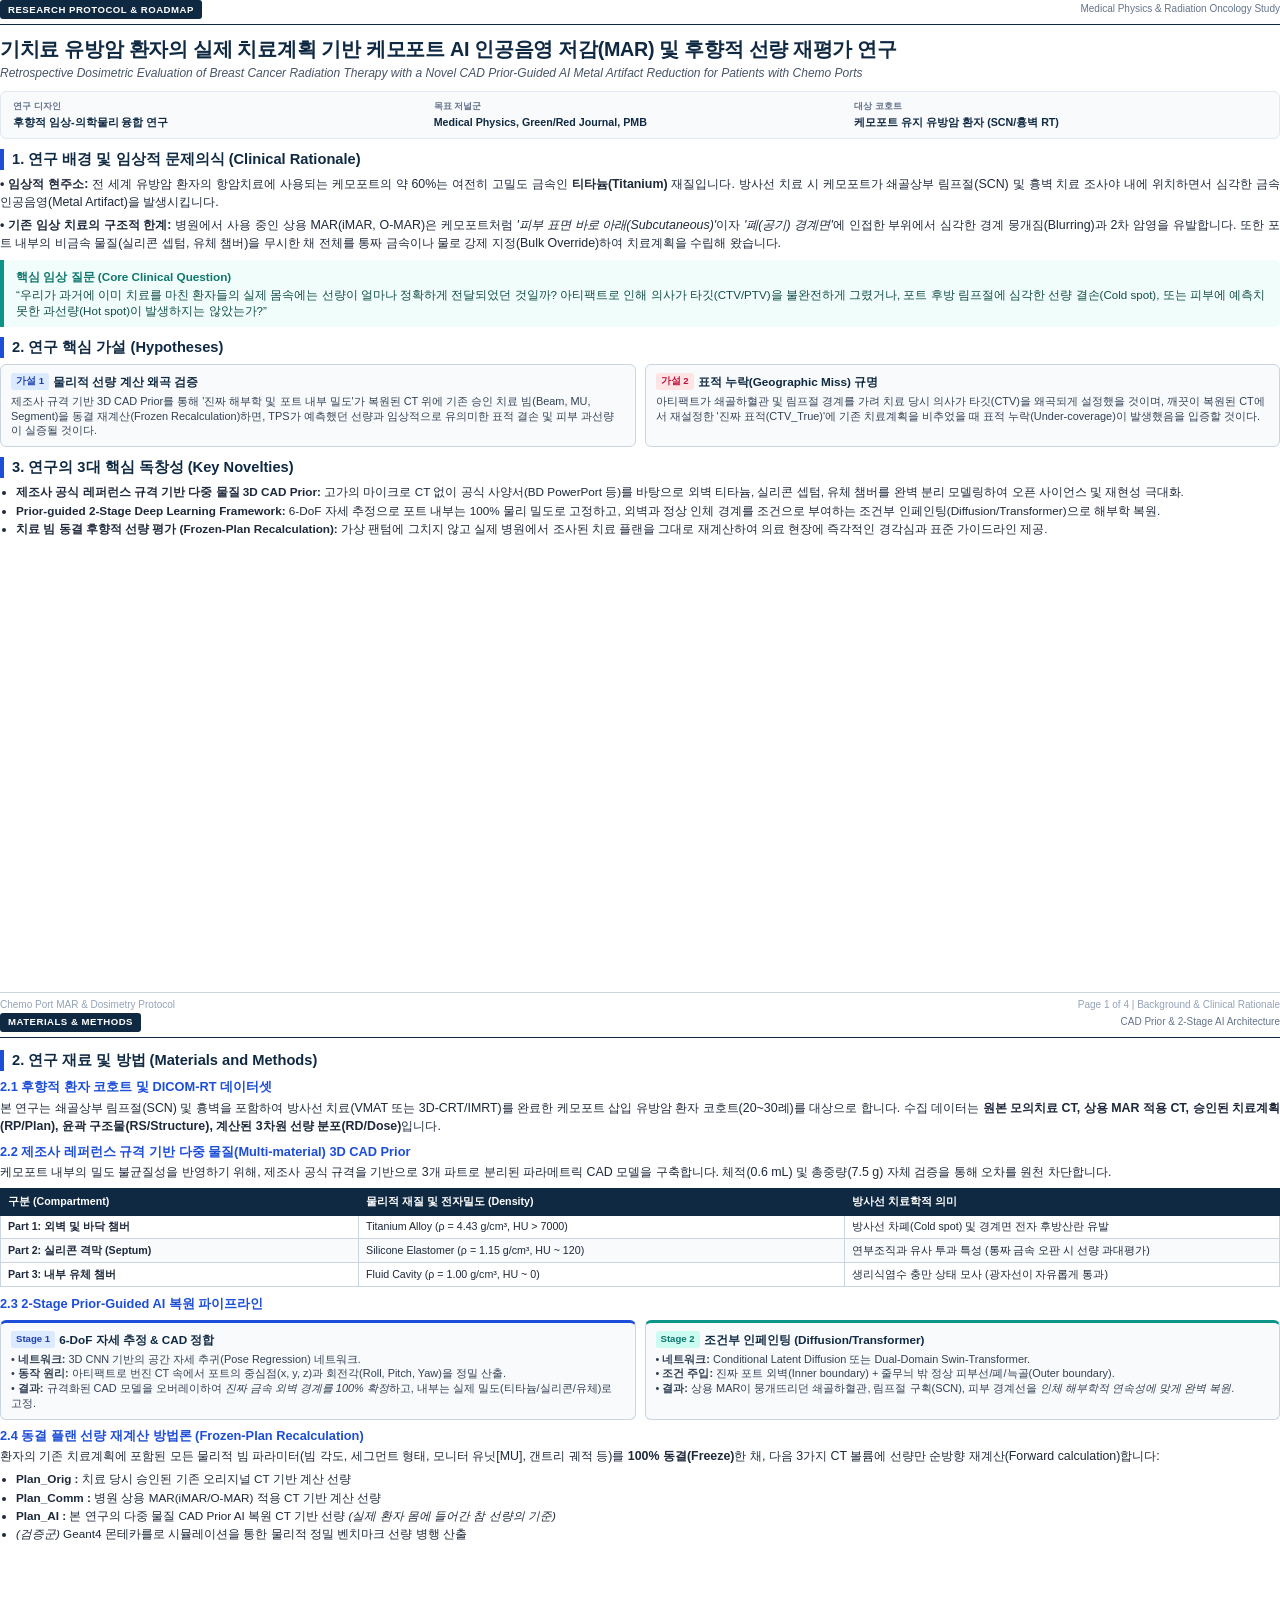
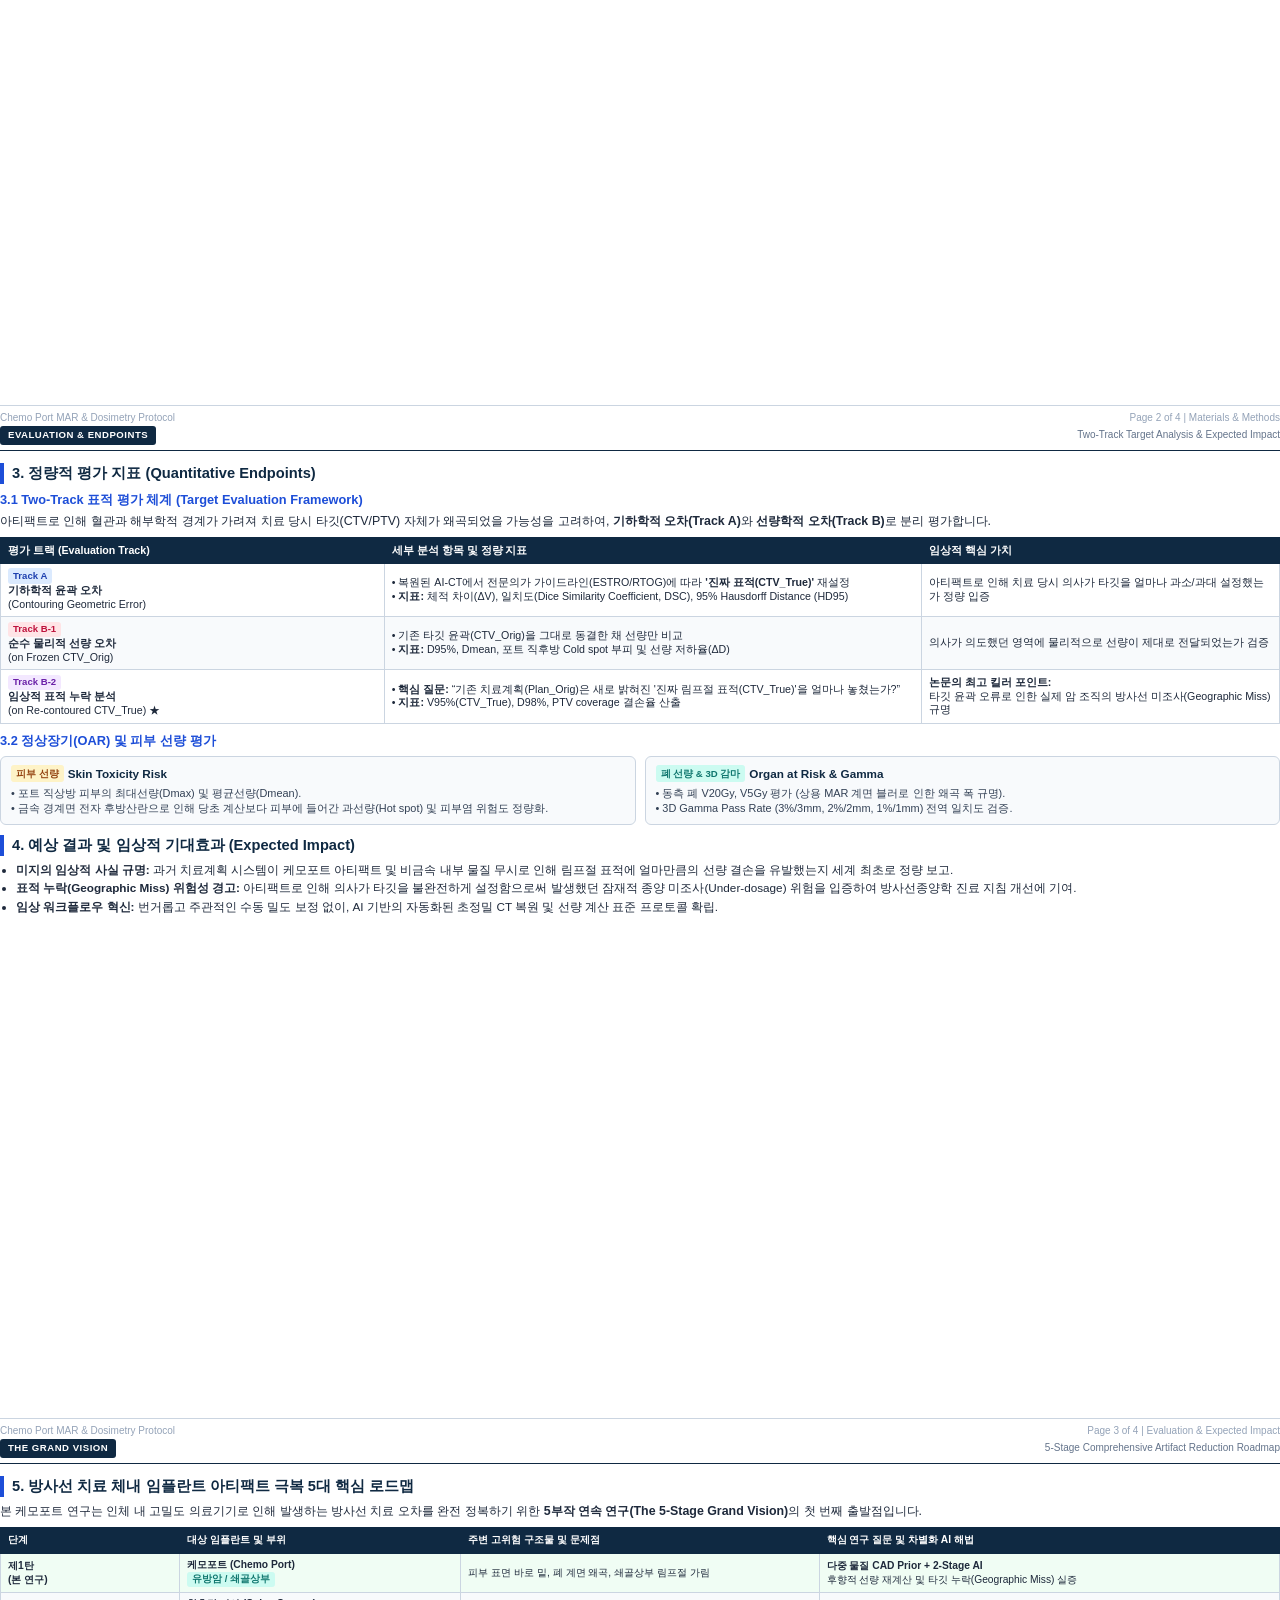
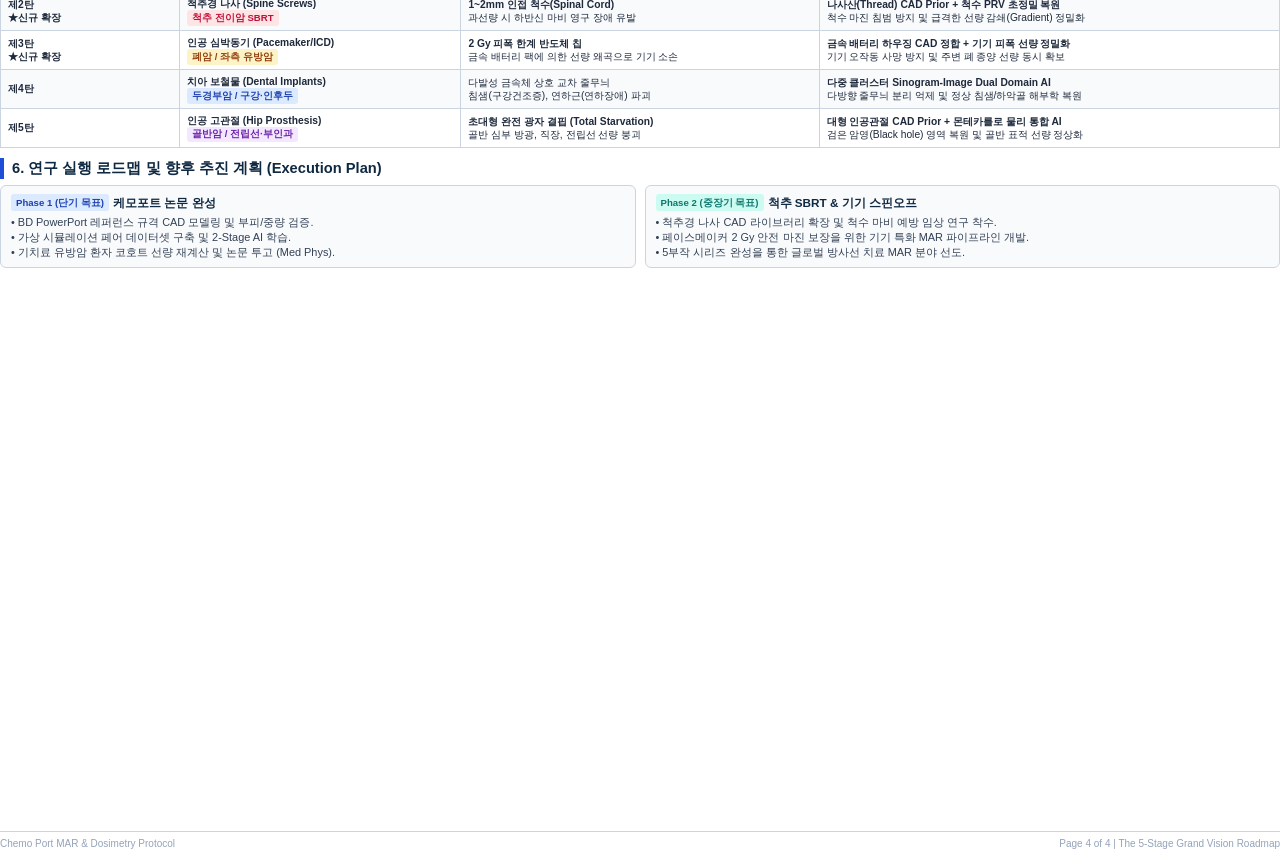
<file: ChemoPort_MAR_Research_Proposal.html>
<!DOCTYPE html>
<html lang="ko">
<head>
<meta charset="UTF-8">
<title>Research Proposal - Chemo Port MAR & Dosimetry</title>
<style>
  @page {
    size: A4 portrait;
    margin: 12mm 15mm 12mm 15mm;
  }
  
  * {
    box-sizing: border-box;
    -webkit-print-color-adjust: exact;
    print-color-adjust: exact;
  }

  body {
    font-family: -apple-system, BlinkMacSystemFont, "Apple SD Gothic Neo", "Malgun Gothic", "Noto Sans KR", sans-serif;
    color: #1e293b;
    line-height: 1.45;
    font-size: 9.3pt;
    margin: 0;
    padding: 0;
    background-color: #ffffff;
  }

  .page {
    page-break-after: always;
    min-height: 268mm;
    max-height: 268mm;
    position: relative;
    padding-bottom: 25px;
    overflow: hidden;
  }

  .page:last-child {
    page-break-after: avoid;
  }

  /* Header & Footer */
  .page-header {
    display: flex;
    justify-content: space-between;
    align-items: center;
    border-bottom: 1.5px solid #0f2942;
    padding-bottom: 5px;
    margin-bottom: 12px;
  }

  .header-badge {
    background: #0f2942;
    color: #ffffff;
    font-size: 7.2pt;
    font-weight: 700;
    padding: 2.5px 8px;
    border-radius: 3px;
    letter-spacing: 0.5px;
  }

  .header-meta {
    font-size: 7.5pt;
    color: #64748b;
    font-weight: 500;
  }

  .page-footer {
    position: absolute;
    bottom: 0;
    left: 0;
    right: 0;
    display: flex;
    justify-content: space-between;
    align-items: center;
    border-top: 1px solid #cbd5e1;
    padding-top: 5px;
    font-size: 7.5pt;
    color: #94a3b8;
  }

  /* Typography */
  h1.doc-title {
    font-size: 14.8pt;
    font-weight: 800;
    color: #0f2942;
    line-height: 1.25;
    margin: 0 0 4px 0;
    letter-spacing: -0.3px;
  }

  .doc-subtitle {
    font-size: 9pt;
    font-style: italic;
    color: #475569;
    margin: 0 0 10px 0;
    line-height: 1.3;
  }

  h2.section-title {
    font-size: 11pt;
    font-weight: 700;
    color: #0f2942;
    border-left: 4px solid #1d4ed8;
    padding-left: 8px;
    margin: 10px 0 6px 0;
    display: flex;
    align-items: center;
  }

  h3.sub-title {
    font-size: 9.6pt;
    font-weight: 700;
    color: #1d4ed8;
    margin: 7px 0 3px 0;
  }

  p {
    margin: 0 0 5px 0;
    text-align: justify;
  }

  /* Cards & Callouts */
  .meta-card {
    background: #f8fafc;
    border: 1px solid #e2e8f0;
    border-radius: 6px;
    padding: 8px 12px;
    margin-bottom: 10px;
    display: grid;
    grid-template-columns: repeat(3, 1fr);
    gap: 8px;
  }

  .meta-item {
    font-size: 8pt;
  }
  .meta-label {
    font-weight: 700;
    color: #64748b;
    display: block;
    margin-bottom: 1px;
    text-transform: uppercase;
    font-size: 7pt;
  }
  .meta-value {
    color: #0f2942;
    font-weight: 600;
  }

  .callout-box {
    background: #f0fdfa;
    border-left: 4px solid #0d9488;
    border-radius: 0 6px 6px 0;
    padding: 8px 12px;
    margin: 7px 0;
  }
  .callout-title {
    font-weight: 700;
    color: #0f766e;
    font-size: 8.8pt;
    margin-bottom: 2px;
  }
  .callout-text {
    font-size: 8.7pt;
    color: #134e4a;
    margin: 0;
    line-height: 1.35;
  }

  .alert-box {
    background: #fff1f2;
    border-left: 4px solid #e11d48;
    border-radius: 0 6px 6px 0;
    padding: 8px 12px;
    margin: 7px 0;
  }
  .alert-title {
    font-weight: 700;
    color: #be123c;
    font-size: 8.8pt;
    margin-bottom: 2px;
  }
  .alert-text {
    font-size: 8.7pt;
    color: #881337;
    margin: 0;
    line-height: 1.35;
  }

  /* Grid Layouts */
  .two-col {
    display: grid;
    grid-template-columns: 1fr 1fr;
    gap: 9px;
    margin: 6px 0;
  }

  .info-card {
    background: #f8fafc;
    border: 1px solid #cbd5e1;
    border-radius: 6px;
    padding: 8px 10px;
  }
  .info-card-header {
    font-weight: 700;
    font-size: 8.8pt;
    color: #0f2942;
    margin-bottom: 4px;
    display: flex;
    align-items: center;
    gap: 4px;
  }
  .info-card-body {
    font-size: 8.2pt;
    color: #334155;
    line-height: 1.35;
  }

  /* Tables */
  table.custom-table {
    width: 100%;
    border-collapse: collapse;
    margin: 6px 0 8px 0;
    font-size: 8pt;
  }
  table.custom-table th {
    background: #0f2942;
    color: #ffffff;
    font-weight: 700;
    padding: 5px 7px;
    text-align: left;
    border: 1px solid #0f2942;
  }
  table.custom-table td {
    padding: 4.5px 7px;
    border: 1px solid #cbd5e1;
    line-height: 1.3;
  }
  table.custom-table tr:nth-child(even) td {
    background: #f8fafc;
  }

  .tag {
    display: inline-block;
    padding: 1.5px 5px;
    border-radius: 3px;
    font-size: 7.2pt;
    font-weight: 700;
  }
  .tag-blue { background: #dbeafe; color: #1e40af; }
  .tag-teal { background: #ccfbf1; color: #0f766e; }
  .tag-rose { background: #ffe4e6; color: #be123c; }
  .tag-amber { background: #fef3c7; color: #92400e; }
  .tag-purple { background: #f3e8ff; color: #6b21a8; }

  ul {
    margin: 2px 0 6px 0;
    padding-left: 16px;
  }
  li {
    margin-bottom: 2.5px;
    font-size: 8.8pt;
    line-height: 1.35;
  }
</style>
</head>
<body>

<!-- ================= PAGE 1 ================= -->
<div class="page">
  <div class="page-header">
    <span class="header-badge">RESEARCH PROTOCOL & ROADMAP</span>
    <span class="header-meta">Medical Physics & Radiation Oncology Study</span>
  </div>

  <h1 class="doc-title">기치료 유방암 환자의 실제 치료계획 기반 케모포트 AI 인공음영 저감(MAR) 및 후향적 선량 재평가 연구</h1>
  <div class="doc-subtitle">Retrospective Dosimetric Evaluation of Breast Cancer Radiation Therapy with a Novel CAD Prior-Guided AI Metal Artifact Reduction for Patients with Chemo Ports</div>

  <div class="meta-card">
    <div class="meta-item">
      <span class="meta-label">연구 디자인</span>
      <span class="meta-value">후향적 임상-의학물리 융합 연구</span>
    </div>
    <div class="meta-item">
      <span class="meta-label">목표 저널군</span>
      <span class="meta-value">Medical Physics, Green/Red Journal, PMB</span>
    </div>
    <div class="meta-item">
      <span class="meta-label">대상 코호트</span>
      <span class="meta-value">케모포트 유지 유방암 환자 (SCN/흉벽 RT)</span>
    </div>
  </div>

  <h2 class="section-title">1. 연구 배경 및 임상적 문제의식 (Clinical Rationale)</h2>
  <p>
    <strong>• 임상적 현주소:</strong> 전 세계 유방암 환자의 항암치료에 사용되는 케모포트의 약 60%는 여전히 고밀도 금속인 <strong>티타늄(Titanium)</strong> 재질입니다. 방사선 치료 시 케모포트가 쇄골상부 림프절(SCN) 및 흉벽 치료 조사야 내에 위치하면서 심각한 금속 인공음영(Metal Artifact)을 발생시킵니다.
  </p>
  <p>
    <strong>• 기존 임상 치료의 구조적 한계:</strong> 
    병원에서 사용 중인 상용 MAR(iMAR, O-MAR)은 케모포트처럼 <em>'피부 표면 바로 아래(Subcutaneous)'</em>이자 <em>'폐(공기) 경계면'</em>에 인접한 부위에서 심각한 경계 뭉개짐(Blurring)과 2차 암영을 유발합니다. 또한 포트 내부의 비금속 물질(실리콘 셉텀, 유체 챔버)을 무시한 채 전체를 통짜 금속이나 물로 강제 지정(Bulk Override)하여 치료계획을 수립해 왔습니다.
  </p>

  <div class="callout-box">
    <div class="callout-title">핵심 임상 질문 (Core Clinical Question)</div>
    <div class="callout-text">
      “우리가 과거에 이미 치료를 마친 환자들의 실제 몸속에는 선량이 얼마나 정확하게 전달되었던 것일까? 
      아티팩트로 인해 의사가 타깃(CTV/PTV)을 불완전하게 그렸거나, 포트 후방 림프절에 심각한 선량 결손(Cold spot), 또는 피부에 예측치 못한 과선량(Hot spot)이 발생하지는 않았는가?”
    </div>
  </div>

  <h2 class="section-title">2. 연구 핵심 가설 (Hypotheses)</h2>
  <div class="two-col">
    <div class="info-card">
      <div class="info-card-header"><span class="tag tag-blue">가설 1</span> 물리적 선량 계산 왜곡 검증</div>
      <div class="info-card-body">
        제조사 규격 기반 3D CAD Prior를 통해 '진짜 해부학 및 포트 내부 밀도'가 복원된 CT 위에 기존 승인 치료 빔(Beam, MU, Segment)을 동결 재계산(Frozen Recalculation)하면, TPS가 예측했던 선량과 임상적으로 유의미한 표적 결손 및 피부 과선량이 실증될 것이다.
      </div>
    </div>
    <div class="info-card">
      <div class="info-card-header"><span class="tag tag-rose">가설 2</span> 표적 누락(Geographic Miss) 규명</div>
      <div class="info-card-body">
        아티팩트가 쇄골하혈관 및 림프절 경계를 가려 치료 당시 의사가 타깃(CTV)을 왜곡되게 설정했을 것이며, 깨끗이 복원된 CT에서 재설정한 '진짜 표적(CTV_True)'에 기존 치료계획을 비추었을 때 표적 누락(Under-coverage)이 발생했음을 입증할 것이다.
      </div>
    </div>
  </div>

  <h2 class="section-title">3. 연구의 3대 핵심 독창성 (Key Novelties)</h2>
  <ul>
    <li><strong>제조사 공식 레퍼런스 규격 기반 다중 물질 3D CAD Prior:</strong> 고가의 마이크로 CT 없이 공식 사양서(BD PowerPort 등)를 바탕으로 외벽 티타늄, 실리콘 셉텀, 유체 챔버를 완벽 분리 모델링하여 오픈 사이언스 및 재현성 극대화.</li>
    <li><strong>Prior-guided 2-Stage Deep Learning Framework:</strong> 6-DoF 자세 추정으로 포트 내부는 100% 물리 밀도로 고정하고, 외벽과 정상 인체 경계를 조건으로 부여하는 조건부 인페인팅(Diffusion/Transformer)으로 해부학 복원.</li>
    <li><strong>치료 빔 동결 후향적 선량 평가 (Frozen-Plan Recalculation):</strong> 가상 팬텀에 그치지 않고 실제 병원에서 조사된 치료 플랜을 그대로 재계산하여 의료 현장에 즉각적인 경각심과 표준 가이드라인 제공.</li>
  </ul>

  <div class="page-footer">
    <span>Chemo Port MAR & Dosimetry Protocol</span>
    <span>Page 1 of 4 | Background & Clinical Rationale</span>
  </div>
</div>

<!-- ================= PAGE 2 ================= -->
<div class="page">
  <div class="page-header">
    <span class="header-badge">MATERIALS & METHODS</span>
    <span class="header-meta">CAD Prior & 2-Stage AI Architecture</span>
  </div>

  <h2 class="section-title">2. 연구 재료 및 방법 (Materials and Methods)</h2>

  <h3 class="sub-title">2.1 후향적 환자 코호트 및 DICOM-RT 데이터셋</h3>
  <p>
    본 연구는 쇄골상부 림프절(SCN) 및 흉벽을 포함하여 방사선 치료(VMAT 또는 3D-CRT/IMRT)를 완료한 케모포트 삽입 유방암 환자 코호트(20~30례)를 대상으로 합니다. 수집 데이터는 <strong>원본 모의치료 CT, 상용 MAR 적용 CT, 승인된 치료계획(RP/Plan), 윤곽 구조물(RS/Structure), 계산된 3차원 선량 분포(RD/Dose)</strong>입니다.
  </p>

  <h3 class="sub-title">2.2 제조사 레퍼런스 규격 기반 다중 물질(Multi-material) 3D CAD Prior</h3>
  <p>
    케모포트 내부의 밀도 불균질성을 반영하기 위해, 제조사 공식 규격을 기반으로 3개 파트로 분리된 파라메트릭 CAD 모델을 구축합니다. 체적(0.6 mL) 및 총중량(7.5 g) 자체 검증을 통해 오차를 원천 차단합니다.
  </p>

  <table class="custom-table">
    <thead>
      <tr>
        <th style="width: 28%;">구분 (Compartment)</th>
        <th style="width: 38%;">물리적 재질 및 전자밀도 (Density)</th>
        <th style="width: 34%;">방사선 치료학적 의미</th>
      </tr>
    </thead>
    <tbody>
      <tr>
        <td><strong>Part 1: 외벽 및 바닥 챔버</strong></td>
        <td>Titanium Alloy (ρ = 4.43 g/cm³, HU > 7000)</td>
        <td>방사선 차폐(Cold spot) 및 경계면 전자 후방산란 유발</td>
      </tr>
      <tr>
        <td><strong>Part 2: 실리콘 격막 (Septum)</strong></td>
        <td>Silicone Elastomer (ρ = 1.15 g/cm³, HU ~ 120)</td>
        <td>연부조직과 유사 투과 특성 (통짜 금속 오판 시 선량 과대평가)</td>
      </tr>
      <tr>
        <td><strong>Part 3: 내부 유체 챔버</strong></td>
        <td>Fluid Cavity (ρ = 1.00 g/cm³, HU ~ 0)</td>
        <td>생리식염수 충만 상태 모사 (광자선이 자유롭게 통과)</td>
      </tr>
    </tbody>
  </table>

  <h3 class="sub-title">2.3 2-Stage Prior-Guided AI 복원 파이프라인</h3>
  <div class="two-col">
    <div class="info-card" style="border-top: 3px solid #1d4ed8;">
      <div class="info-card-header"><span class="tag tag-blue">Stage 1</span> 6-DoF 자세 추정 & CAD 정합</div>
      <div class="info-card-body">
        • <strong>네트워크:</strong> 3D CNN 기반의 공간 자세 추귀(Pose Regression) 네트워크.<br>
        • <strong>동작 원리:</strong> 아티팩트로 번진 CT 속에서 포트의 중심점(x, y, z)과 회전각(Roll, Pitch, Yaw)을 정밀 산출.<br>
        • <strong>결과:</strong> 규격화된 CAD 모델을 오버레이하여 <em>진짜 금속 외벽 경계를 100% 확정</em>하고, 내부는 실제 밀도(티타늄/실리콘/유체)로 고정.
      </div>
    </div>
    <div class="info-card" style="border-top: 3px solid #0d9488;">
      <div class="info-card-header"><span class="tag tag-teal">Stage 2</span> 조건부 인페인팅 (Diffusion/Transformer)</div>
      <div class="info-card-body">
        • <strong>네트워크:</strong> Conditional Latent Diffusion 또는 Dual-Domain Swin-Transformer.<br>
        • <strong>조건 주입:</strong> 진짜 포트 외벽(Inner boundary) + 줄무늬 밖 정상 피부선/폐/늑골(Outer boundary).<br>
        • <strong>결과:</strong> 상용 MAR이 뭉개뜨리던 쇄골하혈관, 림프절 구획(SCN), 피부 경계선을 <em>인체 해부학적 연속성에 맞게 완벽 복원</em>.
      </div>
    </div>
  </div>

  <h3 class="sub-title">2.4 동결 플랜 선량 재계산 방법론 (Frozen-Plan Recalculation)</h3>
  <p>
    환자의 기존 치료계획에 포함된 모든 물리적 빔 파라미터(빔 각도, 세그먼트 형태, 모니터 유닛[MU], 갠트리 궤적 등)를 <strong>100% 동결(Freeze)</strong>한 채, 다음 3가지 CT 볼륨에 선량만 순방향 재계산(Forward calculation)합니다:
  </p>
  <ul>
    <li><strong>Plan_Orig :</strong> 치료 당시 승인된 기존 오리지널 CT 기반 계산 선량</li>
    <li><strong>Plan_Comm :</strong> 병원 상용 MAR(iMAR/O-MAR) 적용 CT 기반 계산 선량</li>
    <li><strong>Plan_AI :</strong> 본 연구의 다중 물질 CAD Prior AI 복원 CT 기반 선량 <em>(실제 환자 몸에 들어간 참 선량의 기준)</em></li>
    <li><em>(검증군)</em> Geant4 몬테카를로 시뮬레이션을 통한 물리적 정밀 벤치마크 선량 병행 산출</li>
  </ul>

  <div class="page-footer">
    <span>Chemo Port MAR & Dosimetry Protocol</span>
    <span>Page 2 of 4 | Materials & Methods</span>
  </div>
</div>

<!-- ================= PAGE 3 ================= -->
<div class="page">
  <div class="page-header">
    <span class="header-badge">EVALUATION & ENDPOINTS</span>
    <span class="header-meta">Two-Track Target Analysis & Expected Impact</span>
  </div>

  <h2 class="section-title">3. 정량적 평가 지표 (Quantitative Endpoints)</h2>

  <h3 class="sub-title">3.1 Two-Track 표적 평가 체계 (Target Evaluation Framework)</h3>
  <p>
    아티팩트로 인해 혈관과 해부학적 경계가 가려져 치료 당시 타깃(CTV/PTV) 자체가 왜곡되었을 가능성을 고려하여, <strong>기하학적 오차(Track A)</strong>와 <strong>선량학적 오차(Track B)</strong>로 분리 평가합니다.
  </p>

  <table class="custom-table">
    <thead>
      <tr>
        <th style="width: 30%;">평가 트랙 (Evaluation Track)</th>
        <th style="width: 42%;">세부 분석 항목 및 정량 지표</th>
        <th style="width: 28%;">임상적 핵심 가치</th>
      </tr>
    </thead>
    <tbody>
      <tr>
        <td>
          <span class="tag tag-blue">Track A</span><br>
          <strong>기하학적 윤곽 오차</strong><br>
          (Contouring Geometric Error)
        </td>
        <td>
          • 복원된 AI-CT에서 전문의가 가이드라인(ESTRO/RTOG)에 따라 <strong>'진짜 표적(CTV_True)'</strong> 재설정<br>
          • <strong>지표:</strong> 체적 차이(ΔV), 일치도(Dice Similarity Coefficient, DSC), 95% Hausdorff Distance (HD95)
        </td>
        <td>
          아티팩트로 인해 치료 당시 의사가 타깃을 얼마나 과소/과대 설정했는가 정량 입증
        </td>
      </tr>
      <tr>
        <td>
          <span class="tag tag-rose">Track B-1</span><br>
          <strong>순수 물리적 선량 오차</strong><br>
          (on Frozen CTV_Orig)
        </td>
        <td>
          • 기존 타깃 윤곽(CTV_Orig)을 그대로 동결한 채 선량만 비교<br>
          • <strong>지표:</strong> D95%, Dmean, 포트 직후방 Cold spot 부피 및 선량 저하율(ΔD)
        </td>
        <td>
          의사가 의도했던 영역에 물리적으로 선량이 제대로 전달되었는가 검증
        </td>
      </tr>
      <tr>
        <td>
          <span class="tag tag-purple">Track B-2</span><br>
          <strong>임상적 표적 누락 분석</strong><br>
          (on Re-contoured CTV_True) ★
        </td>
        <td>
          • <strong>핵심 질문:</strong> “기존 치료계획(Plan_Orig)은 새로 밝혀진 '진짜 림프절 표적(CTV_True)'을 얼마나 놓쳤는가?”<br>
          • <strong>지표:</strong> V95%(CTV_True), D98%, PTV coverage 결손율 산출
        </td>
        <td>
          <strong>논문의 최고 킬러 포인트:</strong><br>
          타깃 윤곽 오류로 인한 실제 암 조직의 방사선 미조사(Geographic Miss) 규명
        </td>
      </tr>
    </tbody>
  </table>

  <h3 class="sub-title">3.2 정상장기(OAR) 및 피부 선량 평가</h3>
  <div class="two-col">
    <div class="info-card">
      <div class="info-card-header"><span class="tag tag-amber">피부 선량</span> Skin Toxicity Risk</div>
      <div class="info-card-body">
        • 포트 직상방 피부의 최대선량(Dmax) 및 평균선량(Dmean).<br>
        • 금속 경계면 전자 후방산란으로 인해 당초 계산보다 피부에 들어간 과선량(Hot spot) 및 피부염 위험도 정량화.
      </div>
    </div>
    <div class="info-card">
      <div class="info-card-header"><span class="tag tag-teal">폐 선량 & 3D 감마</span> Organ at Risk & Gamma</div>
      <div class="info-card-body">
        • 동측 폐 V20Gy, V5Gy 평가 (상용 MAR 계면 블러로 인한 왜곡 폭 규명).<br>
        • 3D Gamma Pass Rate (3%/3mm, 2%/2mm, 1%/1mm) 전역 일치도 검증.
      </div>
    </div>
  </div>

  <h2 class="section-title">4. 예상 결과 및 임상적 기대효과 (Expected Impact)</h2>
  <ul>
    <li><strong>미지의 임상적 사실 규명:</strong> 과거 치료계획 시스템이 케모포트 아티팩트 및 비금속 내부 물질 무시로 인해 림프절 표적에 얼마만큼의 선량 결손을 유발했는지 세계 최초로 정량 보고.</li>
    <li><strong>표적 누락(Geographic Miss) 위험성 경고:</strong> 아티팩트로 인해 의사가 타깃을 불완전하게 설정함으로써 발생했던 잠재적 종양 미조사(Under-dosage) 위험을 입증하여 방사선종양학 진료 지침 개선에 기여.</li>
    <li><strong>임상 워크플로우 혁신:</strong> 번거롭고 주관적인 수동 밀도 보정 없이, AI 기반의 자동화된 초정밀 CT 복원 및 선량 계산 표준 프로토콜 확립.</li>
  </ul>

  <div class="page-footer">
    <span>Chemo Port MAR & Dosimetry Protocol</span>
    <span>Page 3 of 4 | Evaluation & Expected Impact</span>
  </div>
</div>

<!-- ================= PAGE 4 ================= -->
<div class="page">
  <div class="page-header">
    <span class="header-badge">THE GRAND VISION</span>
    <span class="header-meta">5-Stage Comprehensive Artifact Reduction Roadmap</span>
  </div>

  <h2 class="section-title">5. 방사선 치료 체내 임플란트 아티팩트 극복 5대 핵심 로드맵</h2>
  <p>
    본 케모포트 연구는 인체 내 고밀도 의료기기로 인해 발생하는 방사선 치료 오차를 완전 정복하기 위한 <strong>5부작 연속 연구(The 5-Stage Grand Vision)</strong>의 첫 번째 출발점입니다.
  </p>

  <table class="custom-table" style="font-size: 7.7pt;">
    <thead>
      <tr>
        <th style="width: 14%;">단계</th>
        <th style="width: 22%;">대상 임플란트 및 부위</th>
        <th style="width: 28%;">주변 고위험 구조물 및 문제점</th>
        <th style="width: 36%;">핵심 연구 질문 및 차별화 AI 해법</th>
      </tr>
    </thead>
    <tbody>
      <tr style="background: #f0fdf4;">
        <td><strong>제1탄<br>(본 연구)</strong></td>
        <td><strong>케모포트 (Chemo Port)</strong><br><span class="tag tag-teal">유방암 / 쇄골상부</span></td>
        <td>피부 표면 바로 밑, 폐 계면 왜곡, 쇄골상부 림프절 가림</td>
        <td><strong>다중 물질 CAD Prior + 2-Stage AI</strong><br>후향적 선량 재계산 및 타깃 누락(Geographic Miss) 실증</td>
      </tr>
      <tr>
        <td><strong>제2탄<br>★신규 확장</strong></td>
        <td><strong>척추경 나사 (Spine Screws)</strong><br><span class="tag tag-rose">척추 전이암 SBRT</span></td>
        <td><strong>1~2mm 인접 척수(Spinal Cord)</strong><br>과선량 시 하반신 마비 영구 장애 유발</td>
        <td><strong>나사산(Thread) CAD Prior + 척수 PRV 초정밀 복원</strong><br>척수 마진 침범 방지 및 급격한 선량 감쇄(Gradient) 정밀화</td>
      </tr>
      <tr>
        <td><strong>제3탄<br>★신규 확장</strong></td>
        <td><strong>인공 심박동기 (Pacemaker/ICD)</strong><br><span class="tag tag-amber">폐암 / 좌측 유방암</span></td>
        <td><strong>2 Gy 피폭 한계 반도체 칩</strong><br>금속 배터리 팩에 의한 선량 왜곡으로 기기 소손</td>
        <td><strong>금속 배터리 하우징 CAD 정합 + 기기 피폭 선량 정밀화</strong><br>기기 오작동 사망 방지 및 주변 폐 종양 선량 동시 확보</td>
      </tr>
      <tr>
        <td><strong>제4탄</strong></td>
        <td><strong>치아 보철물 (Dental Implants)</strong><br><span class="tag tag-blue">두경부암 / 구강·인후두</span></td>
        <td>다발성 금속체 상호 교차 줄무늬<br>침샘(구강건조증), 연하근(연하장애) 파괴</td>
        <td><strong>다중 클러스터 Sinogram-Image Dual Domain AI</strong><br>다방향 줄무늬 분리 억제 및 정상 침샘/하악골 해부학 복원</td>
      </tr>
      <tr>
        <td><strong>제5탄</strong></td>
        <td><strong>인공 고관절 (Hip Prosthesis)</strong><br><span class="tag tag-purple">골반암 / 전립선·부인과</span></td>
        <td><strong>초대형 완전 광자 결핍 (Total Starvation)</strong><br>골반 심부 방광, 직장, 전립선 선량 붕괴</td>
        <td><strong>대형 인공관절 CAD Prior + 몬테카를로 물리 통합 AI</strong><br>검은 암영(Black hole) 영역 복원 및 골반 표적 선량 정상화</td>
      </tr>
    </tbody>
  </table>

  <h2 class="section-title">6. 연구 실행 로드맵 및 향후 추진 계획 (Execution Plan)</h2>
  <div class="two-col">
    <div class="info-card">
      <div class="info-card-header"><span class="tag tag-blue">Phase 1 (단기 목표)</span> 케모포트 논문 완성</div>
      <div class="info-card-body">
        • BD PowerPort 레퍼런스 규격 CAD 모델링 및 부피/중량 검증.<br>
        • 가상 시뮬레이션 페어 데이터셋 구축 및 2-Stage AI 학습.<br>
        • 기치료 유방암 환자 코호트 선량 재계산 및 논문 투고 (Med Phys).
      </div>
    </div>
    <div class="info-card">
      <div class="info-card-header"><span class="tag tag-teal">Phase 2 (중장기 목표)</span> 척추 SBRT & 기기 스핀오프</div>
      <div class="info-card-body">
        • 척추경 나사 CAD 라이브러리 확장 및 척수 마비 예방 임상 연구 착수.<br>
        • 페이스메이커 2 Gy 안전 마진 보장을 위한 기기 특화 MAR 파이프라인 개발.<br>
        • 5부작 시리즈 완성을 통한 글로벌 방사선 치료 MAR 분야 선도.
      </div>
    </div>
  </div>

  <div class="page-footer">
    <span>Chemo Port MAR & Dosimetry Protocol</span>
    <span>Page 4 of 4 | The 5-Stage Grand Vision Roadmap</span>
  </div>
</div>

</body>
</html>
</file>
